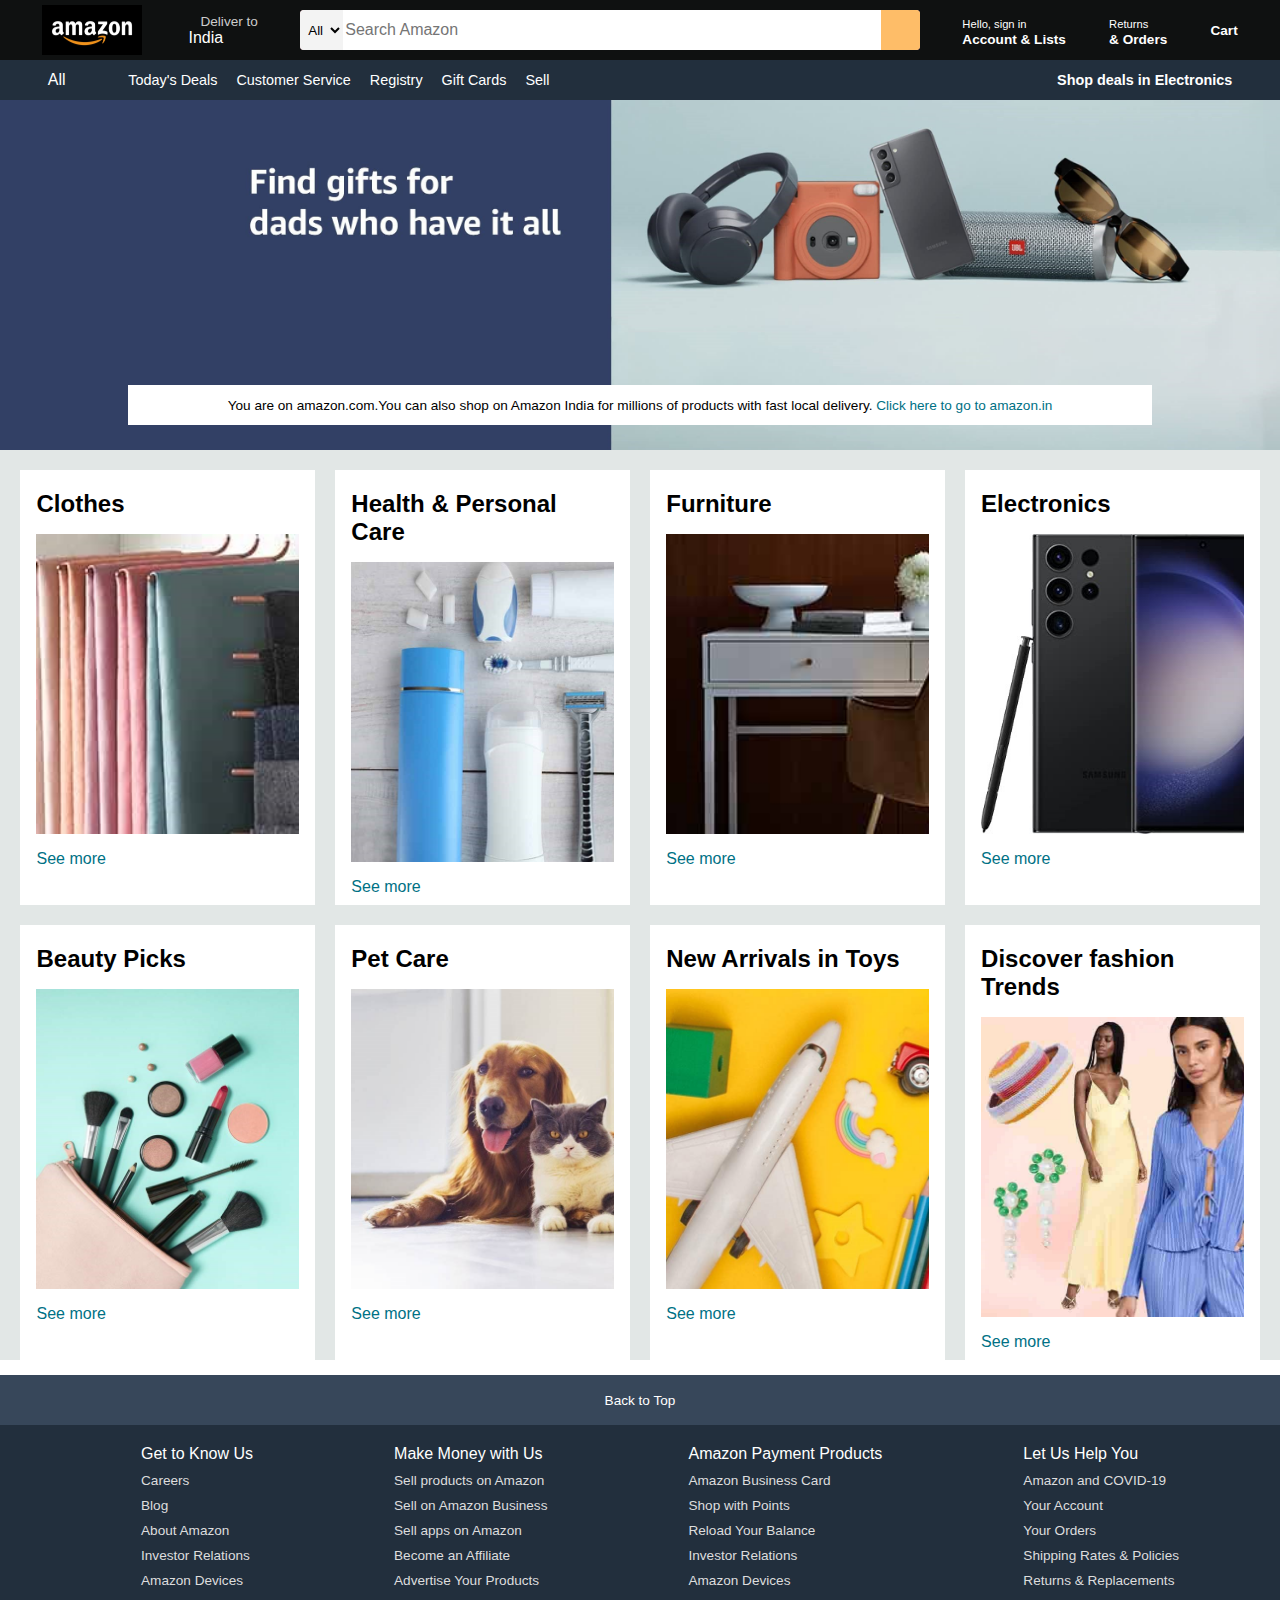
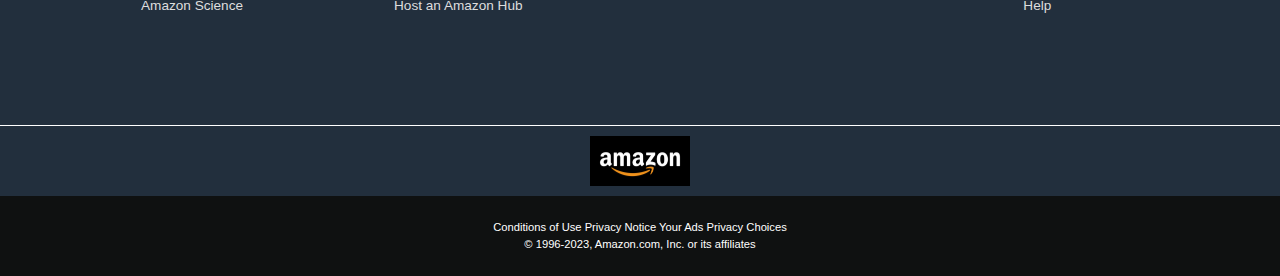
<file: index.html>
<!DOCTYPE html>
<html lang="en">
<head>
    <meta charset="UTF-8">
    <meta http-equiv="X-UA-Compatible" content="IE=edge">
    <meta name="viewport" content="width=device-width, initial-scale=1.0">
    <title>Amazon</title>
    <link rel="stylesheet" href="https://cdnjs.cloudflare.com/ajax/libs/font-awesome/6.5.1/css/all.min.css" integrity="sha512-DTOQO9RWCH3ppGqcWaEA1BIZOC6xxalwEsw9c2QQeAIftl+Vegovlnee1c9QX4TctnWMn13TZye+giMm8e2LwA==" crossorigin="anonymous" referrerpolicy="no-referrer" />
    <link rel="stylesheet" href="style.css">
</head>
<body>
   <header>
        <div class="navbar">
            <div class="nav-logo border">
                <div class="logo"></div>
            </div>

            <div class="nav-address border">
                <p class="add-first">Deliver to</p>
                <div class="add-icon">
                    <i class="fa-solid fa-location-dot"></i>
                    <p class="add-second">India</p>
                </div>
            </div>

            <div class="nav-search">
                <select class="search-select">
                    <option>All</option>
                </select>
                <input placeholder="Search Amazon" class="search-input">
                <div class="search-icon">
                    <i class="fa-solid fa-magnifying-glass"></i>
                </div>
            </div>

            <div class="nav-signin border">
                <p><span>Hello, sign in</span></p>
                <p  class="nav-second">Account & Lists</p>
            </div>

            <div class="nav-return border">
                <p><span>Returns</span></p>
                <p  class="nav-second">& Orders</p>
            </div>

         <div class="nav-cart border">
            <i class="fa-solid fa-cart-shopping"></i>
            Cart
         </div>
    </div>

         <div class="panel">
            <div class="panel-all">
                <i class="fa-solid fa-bars"></i>
                 All
            </div>
            <div class="panel-ops">
                <p>Today's Deals</p>
                <p>Customer Service</p>
                <p>Registry</p>
                <p>Gift Cards</p>
                <p>Sell</p>
            </div>
            <div class="panel-deals">
                Shop deals in Electronics
            </div>
       </div>
    </header> 

    <div class="hero-section">
        <div class="hero-msg">
            <p> You are on amazon.com.You can also shop on Amazon India for millions of products with fast local delivery.<a> Click here to go to amazon.in</a></p>
        </div>
    </div>

    <div class="shop-section">
        <div class="box">
            <div class="box-content">
                <h2>Clothes</h2>
                <div class="box-img" style="background-image: url('box1_image.jpg');"></div>
                <p>See more</p>
            </div>
        </div>
        <div class="box">
            <div class="box-content">
                <h2>Health & Personal Care</h2>
                <div class="box-img" style="background-image: url('box2_image.jpg');"></div>
                <p>See more</p>
            </div>
        </div>
        <div class="box">
            <div class="box-content">
                <h2>Furniture</h2>
                <div class="box-img" style="background-image: url('box3_image.jpg');"></div>
                <p>See more</p>
            </div>
        </div>
        <div class="box">
            <div class="box-content">
                <h2>Electronics</h2>
                <div class="box-img" style="background-image: url('box4_image.jpg');"></div>
                <p>See more</p>
            </div>
        </div>
        <div class="box">
            <div class="box-content">
                <h2>Beauty Picks</h2>
                <div class="box-img" style="background-image: url('box5_image.jpg');"></div>
                <p>See more</p>
            </div>
        </div>
        <div class="box">
            <div class="box-content">
                <h2>Pet Care</h2>
                <div class="box-img" style="background-image: url('box6_image.jpg');"></div>
                <p>See more</p>
            </div>
        </div>
        <div class="box">
            <div class="box-content">
                <h2>New Arrivals in Toys</h2>
                <div class="box-img" style="background-image: url('box7_image.jpg');"></div>
                <p>See more</p>
            </div>
        </div>
        <div class="box">
            <div class="box-content">
                <h2>Discover fashion Trends</h2>
                <div class="box-img" style="background-image: url('box8_image.jpg');"></div>
                <p>See more</p>
            </div>
        </div>
    </div>

    <footer>
        <div class="foot-panel1">
            Back to Top
        </div>

        <div class="foot-panel2">
            <ul>
                <p>Get to Know Us</p>
                <a>Careers</a>
                <a>Blog</a>
                <a>About Amazon</a>
                <a>Investor Relations</a>
                <a>Amazon Devices</a>
                <a>Amazon Science</a>
            </ul>
            <ul>
                <p>Make Money with Us</p>
                <a>Sell products on Amazon</a>
                <a>Sell on Amazon Business</a>
                <a>Sell apps on Amazon</a>
                <a>Become an Affiliate</a>
                <a>Advertise Your Products</a>
                <a>Host an Amazon Hub</a>
            </ul>
            <ul>
                <p>Amazon Payment Products</p>
                <a>Amazon Business Card</a>
                <a>Shop with Points</a>
                <a>Reload Your Balance</a>
                <a>Investor Relations</a>
                <a>Amazon Devices</a>
            </ul>
            <ul>
                <p>Let Us Help You</p>
                <a>Amazon and COVID-19</a>
                <a>Your Account</a>
                <a>Your Orders</a>
                <a>Shipping Rates & Policies</a>
                <a>Returns & Replacements</a>
                <a>Help</a>
            </ul>
        </div>

        <div class="foot-panel3">
            <div class="logo"></div>
        </div>

        <div class="foot-panel4">
            <div class="pages">
                <a>Conditions of Use</a>
                <a>Privacy Notice</a>
                <a>Your Ads Privacy Choices</a>
            </div>
            <div class="copyright"></div>
                 © 1996-2023, Amazon.com, Inc. or its affiliates
            </div>
        </div>
    </footer>
</body>
</html>
</file>
<file: style.css>
*{
    margin: 0;
    font-family: Arial;
    border: border-box;
}

.navbar{
    height: 60px;
    background-color: #0f1111;
    color: white;
    display: flex;
    align-items: center;
    justify-content: space-evenly;
}

.nav-logo{
    height: 50px;
    width: 100px;
}

.logo {
    background-image: url("amazon_logo.jpg");
    background-size: cover;
    height: 50px;
    width: 100%;

}
.border {
    border: 1.5px solid transparent;

}
.border:hover {
    border: 1.5px solid white;
}

/** box2 **/
.add-first {
    color: #cccccc;
    font-size: 0.85rem;
    margin-left: 15px;
}

.add-second{
    font-size: 1rem;
    margin-left: 3px;
}

.add-icon{
    display: flex;
    align-items: center;
}

/** box3 **/
.nav-search{
    display: flex;
    justify-content: space-evenly;
    background-color: pink;
    width: 620px;
    height: 40px;
    border-radius: 4px;
}

.search-select {
    background-color: #f3f3f3;
    width: 50px;
    text-align: center;
    border-top-left-radius: 4px;
    border-bottom-left-radius: 4px;
    border: none;
}

.search-input{
    width: 100%;
    font-size: 1rem;
    border: none;
}

.search-icon{
    width: 45px;
    display: flex;
    justify-content: center;
    align-items: center;
    font-size: 1.2rem;
    background-color: #febd68;
    border-top-right-radius: 4px;
    border-bottom-right-radius: 4px;
    color: #0f1111;
}

.nav-search:hover{
    border: 2px solid orange;
}

/** box4 **/
span {
    font-size: 0.7rem;
}

.nav-second{
    font-size: 0.85rem;
    font-weight: 700;
}

/** box6 **/
.nav-cart  {
    font-size: 30px;
}

.nav-cart {
    font-size: 0.85rem;
    font-weight: 700;
}

/** panel **/
.panel{
    height: 40px;
    background-color: #222f3d;
    display: flex;
    color: white;
    align-items: center;
    justify-content: space-evenly;
}

.panel-ops p {
    display: inline;
    margin-left: 15px;
}

.panel-ops {
    width: 70%;
    font-size: 0.9rem;
}

.panel-deals {
    font-size: 0.9rem;
    font-weight: 700;
}

/** hero section **/
.hero-section {
    background-image: url("hero_image.jpg");
    background-size: cover;
    height: 350px;
    display: flex;
    justify-content: center;
    align-items: flex-end;
}

.hero-msg {
    background-color: white;
    color: black;
    height: 40px;
    display: flex;
    align-items: center;
    justify-content: center;
    font-size: 0.85rem;
    width: 80%;
    margin-bottom: 25px;
}

.hero-msg a {
    color: #007185;
}

/** shop section **/
.shop-section {
    display: flex;
    flex-wrap: wrap;
    justify-content: space-evenly;
    background-color: #e2e7e6;
}

.box {
   /* border: 2px solid black; */
    height: 400px;
    width: 23%;
    background-color: white;
    padding: 20px 0px 15px;
    margin-top: 20px;
}

.box-img {
    height: 300px;
    background-size: cover;
    background-repeat: no-repeat;
    margin-top: 1rem;
    margin-bottom: 1rem;

}

.box-content {
    margin-left: 1rem;
    margin-right: 1rem;
}

.box-content p {
    color: #007185;
}

/** footer **/
footer {
    margin-top: 15px;
}

.foot-panel1 {
    background-color: #37475a;
    color: white;
    height: 50px;
    display: flex;
    justify-content: center;
    align-items: center;
    font-size: 0.85rem;
}

.foot-panel2 {
    background-color: #222f3d;
    color: white;
    height: 300px;
    display: flex;
    justify-content: space-evenly
}

ul {
    margin-top: 20px;
}

ul a {
    display: block;
    font-size: 0.85rem;
    margin-top: 10px;
    color: #dddddd;
}

.foot-panel3 {
    background-color: #222f3d;
    color: white;
    border-top: 0.5px solid white;
    height: 70px;
    display: flex;
    justify-content: center;
    align-items: center;

}

.logo {
    background-image: url("amazon_logo.jpg");
    background-size: cover;
    height: 50px;
    width: 100px;
    
   
}

.foot-panel4 {
    background-color: #0f1111;
    color: white;
    height: 80px;
    font-size: 0.7rem;
    text-align: center;
}

.pages {
    padding-top: 25px;
}

.copyright {
    padding-top: 5px;    
}
</file>
